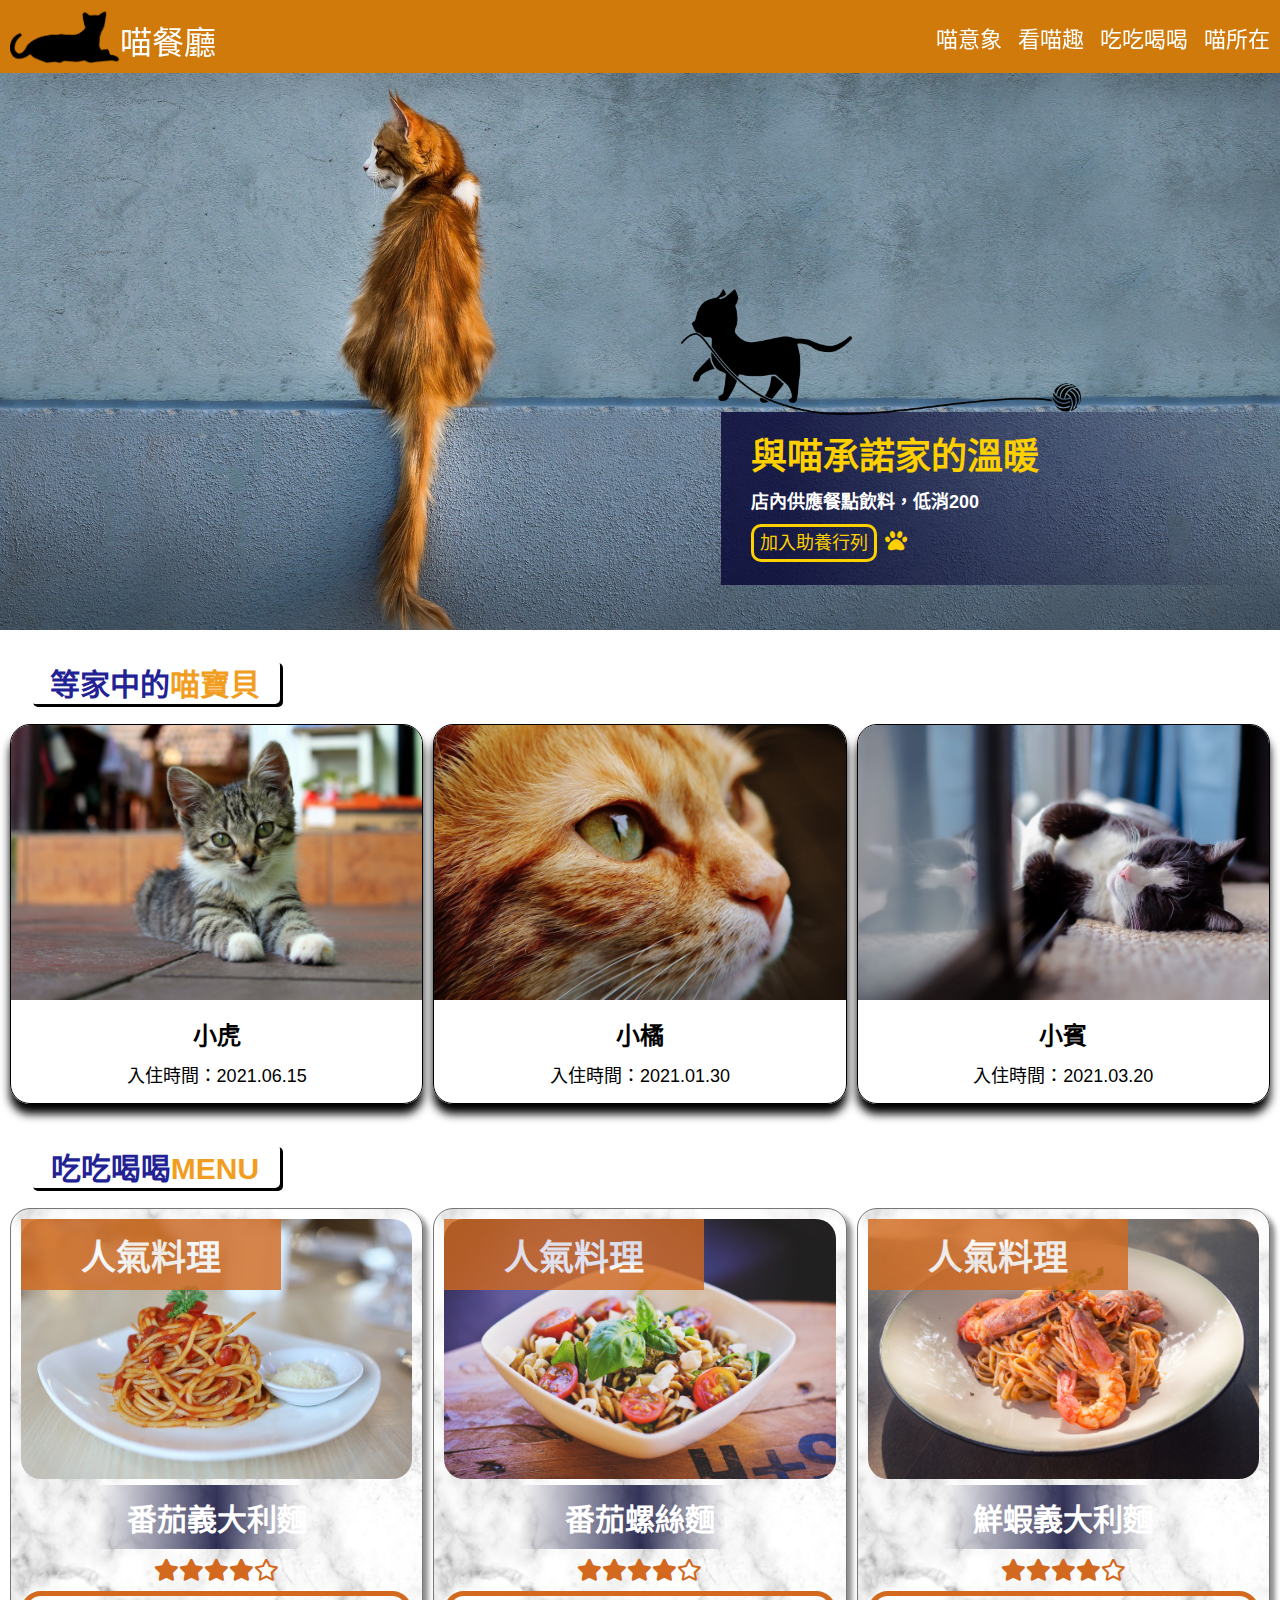
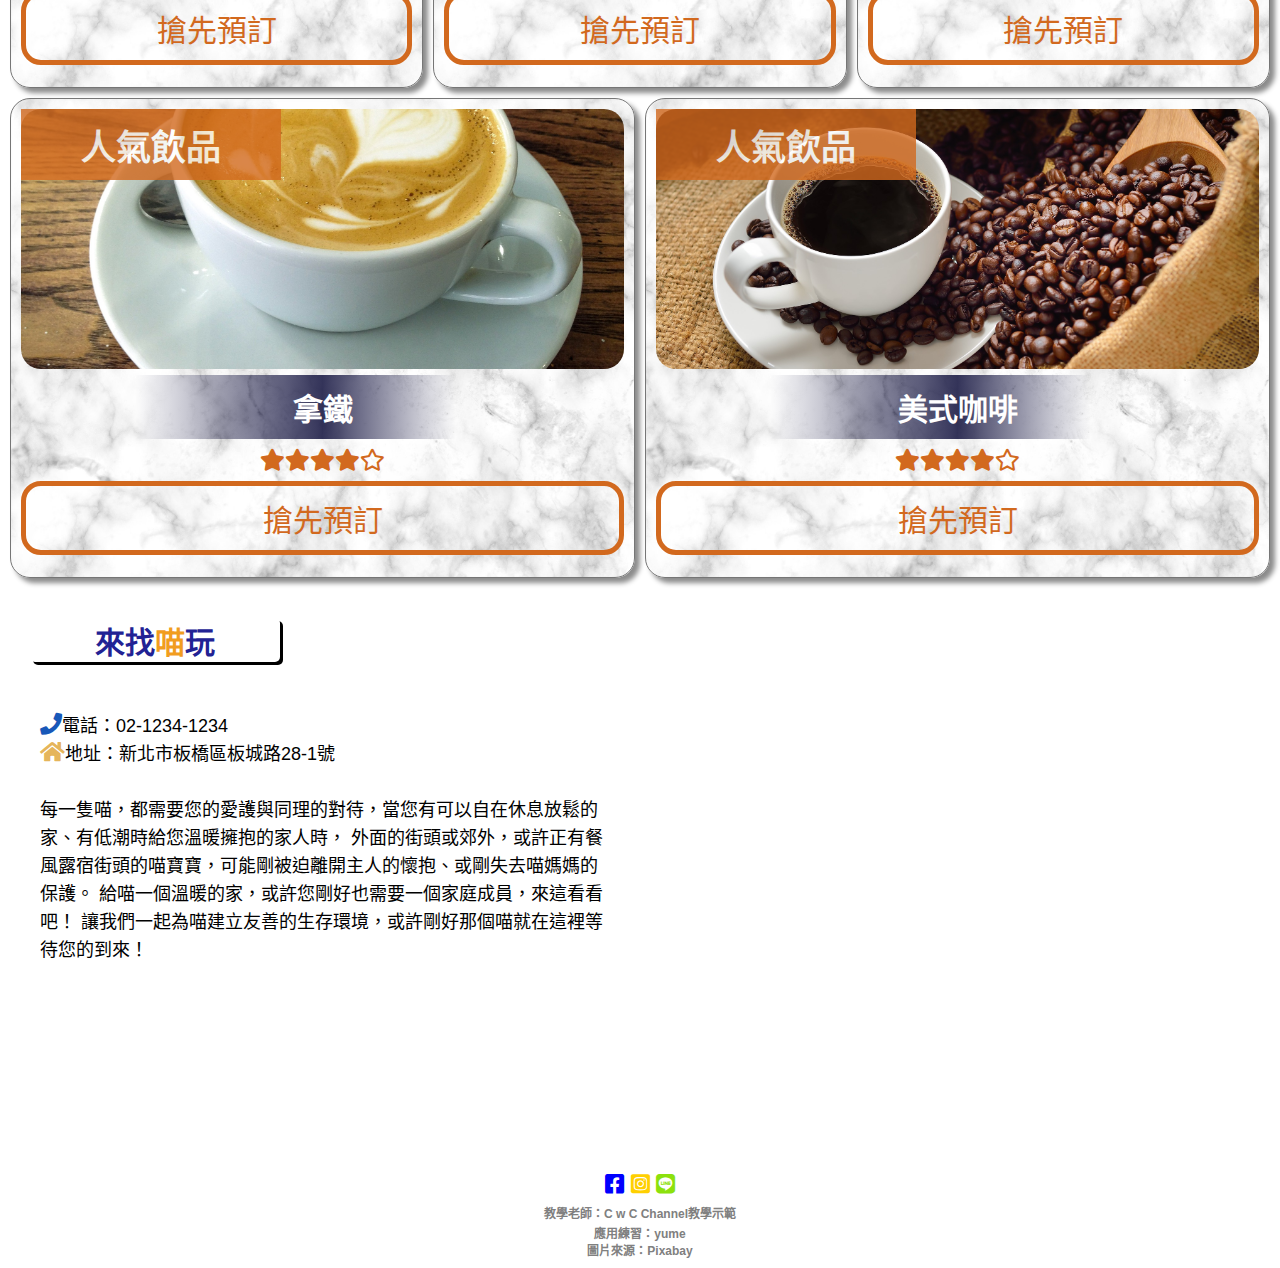
<file: cat/index.html>
<!DOCTYPE html>
<html lang="zh-tw">

<head>
    <meta charset="UTF-8">
    <meta http-equiv="X-UA-Compatible" content="IE=edge">
    <meta name="viewport" content="width=device-width, initial-scale=1.0">
    <title>喵餐廳</title>
    <!-- Font Awesome -->
    <link rel="stylesheet" href="https://cdnjs.cloudflare.com/ajax/libs/font-awesome/5.15.4/css/all.min.css">

    <!-- CSS連結 -->
    <link rel="stylesheet" href="css/catstyle.css">
</head>

<body>
    <!-- 第一區 LOGO與導覽列 -->
    <header>
        <a href="" class="catLogo"><img src="images/catLogo.png">喵餐廳</a>
        <!-- RWD 時的按鈕menu-bar-->
        <div id="menu-bar" class="fas fa-bars"></div>

        <nav class="navbar">
            <a href="#catHome">喵意象</a>
            <a href="#catPhoto">看喵趣</a>
            <a href="#catMenu">吃吃喝喝</a>
            <a href="#catMap">喵所在</a>
        </nav>
    </header>


    <!-- 第二區 頁首home喵意象 -->
    <section class="catHome" id="catHome">
        <div class="content">
            <h3>與喵承諾家的溫暖</h3>
            <p>店內供應餐點飲料，低消200</p>

            <a href="catPaMa.html" class="btn">加入助養行列</a>
            <i id="paw" class="fas fa-paw"></i>
        
        </div>
        <img src="images/catWool.png" alt="喵意象">

    </section>


    <!-- 第三區 貓咪照片 -->
    <section class="catPhoto" id="catPhoto">
        <h1 class="heading">等家中的<span>喵寶貝</span> </h1>
        <div class="box-container">
            <!-- 第一隻貓 -->
            <div class="box">
                <img class="image" src="images/catphoto1-1.jpg" alt="">
                <div class="content">
                    <img src="images/catphoto1-2.jpg" alt="">
                    <h3>小虎</h3>
                    <p>入住時間：2021.06.15</p>
                </div>
            </div>

            <!-- 第二隻貓 -->
            <div class="box">
                <img class="image" src="images/catphoto2-1.jpg" alt="">
                <div class="content">
                    <img src="images/catphoto2-2.jpg" alt="">
                    <h3>小橘</h3>
                    <p>入住時間：2021.01.30</p>
                </div>
            </div>

            <!-- 第三隻貓 -->
            <div class="box">
                <img class="image" src="images/catphoto3-1.jpg" alt="">
                <div class="content">
                    <img src="images/catphoto3-2.jpg" alt="">
                    <h3>小賓</h3>
                    <p>入住時間：2021.03.20</p>
                </div>
            </div>
        </div>
    </section>

    <!-- 第四區 吃喝MENU -->
    <section class="catMenu" id="catMenu">
        <h1 class="heading">吃吃喝喝<span>MENU</span></h1>
        <div class="box-container">
            <!-- 第一個料理 -->
            <div class="box">
                <span class="pasta">人氣料理</span>
                <img src="images/food1.jpg" alt="">
                <h3>番茄義大利麵</h3>
                <div class="stars">
                    <!-- 填滿的星星 -->
                    <i class="fas fa-star"></i>
                    <i class="fas fa-star"></i>
                    <i class="fas fa-star"></i>
                    <i class="fas fa-star"></i>
                    <!-- 空白的星星 -->
                    <i class="far fa-star"></i>
                </div>
                <a href="#" class="btn2">搶先預訂</a>
                <div class="icons">
                    <!-- 喜歡的圖示 -->
                    <a href="" class="fas fa-heart">我喜歡</a>
                    <!-- 分享的圖示 -->
                    <a href="" class="fas fa-share">請分享</a>
                    <!-- 看詳細資料的圖示 -->
                    <a href="" class="fas fa-pepper-hot">選加辣</a>
                </div>
            </div>

            <!-- 第二個料理 -->
            <div class="box">
                <span class="pasta">人氣料理</span>
                <img src="images/food2.jpg" alt="">
                <h3>番茄螺絲麵</h3>
                <div class="stars">
                    <i class="fas fa-star"></i>
                    <i class="fas fa-star"></i>
                    <i class="fas fa-star"></i>
                    <i class="fas fa-star"></i>
                    <i class="far fa-star"></i>
                </div>
                <a href="#" class="btn2">搶先預訂</a>
                <div class="icons">
                    <!-- 喜歡的圖示 -->
                    <a href="" class="fas fa-heart">我喜歡</a>
                    <!-- 分享的圖示 -->
                    <a href="" class="fas fa-share">請分享</a>
                    <!-- 看詳細資料的圖示 -->
                    <a href="" class="fas fa-pepper-hot">選加辣</a>
                </div>
            </div>



            <!-- 第三個料理 -->
            <div class="box">
                <span class="pasta">人氣料理</span>
                <img src="images/food3.jpg" alt="">
                <h3>鮮蝦義大利麵</h3>
                <div class="stars">
                    <i class="fas fa-star"></i>
                    <i class="fas fa-star"></i>
                    <i class="fas fa-star"></i>
                    <i class="fas fa-star"></i>
                    <i class="far fa-star"></i>
                </div>
                <a href="#" class="btn2">搶先預訂</a>
                <div class="icons">
                    <!-- 喜歡的圖示 -->
                    <a href="" class="fas fa-heart">我喜歡</a>
                    <!-- 分享的圖示 -->
                    <a href="" class="fas fa-share">請分享</a>
                    <!-- 看詳細資料的圖示 -->
                    <a href="" class="fas fa-pepper-hot">選加辣</a>
                </div>
            </div>

            <!-- 第四個料理 -->
            <div class="box">
                <span class="coffee">人氣飲品</span>
                <img src="images/coffee1.jpg" alt="">
                <h3>拿鐵</h3>
                <div class="stars">
                    <i class="fas fa-star"></i>
                    <i class="fas fa-star"></i>
                    <i class="fas fa-star"></i>
                    <i class="fas fa-star"></i>
                    <i class="far fa-star"></i>
                </div>
                <a href="#" class="btn2">搶先預訂</a>
                <div class="icons">
                    <!-- 喜歡的圖示 -->
                    <a href="" class="fas fa-heart">我喜歡</a>
                    <!-- 分享的圖示 -->
                    <a href="" class="fas fa-share">請分享</a>
                    <!-- 看詳細資料的圖示 -->
                    <a href="" class="fas fa-dice-d6">要加糖</a>
                </div>
            </div>

            <!-- 第五個料理 -->
            <div class="box">
                <span class="coffee">人氣飲品</span>
                <img src="images/coffee2.jpg" alt="">
                <h3>美式咖啡</h3>
                <div class="stars">
                    <i class="fas fa-star"></i>
                    <i class="fas fa-star"></i>
                    <i class="fas fa-star"></i>
                    <i class="fas fa-star"></i>
                    <i class="far fa-star"></i>
                </div>
                <a href="#" class="btn2">搶先預訂</a>
                <div class="icons">
                    <!-- 喜歡的圖示 -->
                    <a href="" class="fas fa-heart">我喜歡</a>
                    <!-- 分享的圖示 -->
                    <a href="" class="fas fa-share">請分享</a>
                    <!-- 看詳細資料的圖示 -->
                    <a href="" class="fas fa-dice-d6">要加糖</a>
                </div>
            </div>
        </div>

    </section>


    <!-- 第五區 來找喵玩 -->
    <section class="catMap" id="catMap">
        <h1 class="heading">來找<span>喵</span>玩</h1>
        <div class="box-content">
            <div class="box">
                <p><i class="fas fa-phone" style="color:rgb(24, 88, 184)"></i>電話：02-1234-1234<br>
                    <i class="fas fa-home" style="color: rgba(224, 165, 54, 0.836);"></i>地址：新北市板橋區板城路28-1號<br>
                    <br>
                    每一隻喵，都需要您的愛護與同理的對待，當您有可以自在休息放鬆的家、有低潮時給您溫暖擁抱的家人時，
                    外面的街頭或郊外，或許正有餐風露宿街頭的喵寶寶，可能剛被迫離開主人的懷抱、或剛失去喵媽媽的保護。
                    給喵一個溫暖的家，或許您剛好也需要一個家庭成員，來這看看吧！
                    讓我們一起為喵建立友善的生存環境，或許剛好那個喵就在這裡等待您的到來！
                </p>
            </div>
            <div class="box"><iframe
                    src="https://www.google.com/maps/embed?pb=!1m14!1m8!1m3!1d14464.512459609166!2d121.4483022!3d24.9957623!3m2!1i1024!2i768!4f13.1!3m3!1m2!1s0x0%3A0x6d4b927a2eb17556!2z5p2_5qmL5YuV54mp5LmL5a62!5e0!3m2!1szh-TW!2stw!4v1637819585975!5m2!1szh-TW!2stw"
                    width="600" height="450" style="border:0;" allowfullscreen="" loading="lazy"></iframe>
            </div>

        </div>
    </section>

    <!-- 第六區 頁尾footer -->
    <section class="catfooter" id="catfooter">
        <div class="social">
            <a href="#"><i class="fab fa-facebook-square" style="color:blue;"></i></a>
            <a href="#"><i class="fab fa-instagram-square" style="color:rgb(255, 208, 0);"></i></a>
            <a href="#"><i class="fab fa-line" style="color:rgb(140, 225, 13);"></i></a>
        </div>
        <h6 class="credit">教學老師：<a href="http://promooo.info" target="_blank"><span>C w C Channel</span></a>教學示範</h6>
        <h6>應用練習：yume</h6>
        <h6>圖片來源：Pixabay</h6>
    </section>
    </div>
    </section>

    <!-- 回上層 -->
    <a href="#catHome" class="fas fa-angle-up" id="scrollUp"></a>




</body>
<!-- JS連結 -->
<script src="js/catscript.js"></script>


</html>
</file>
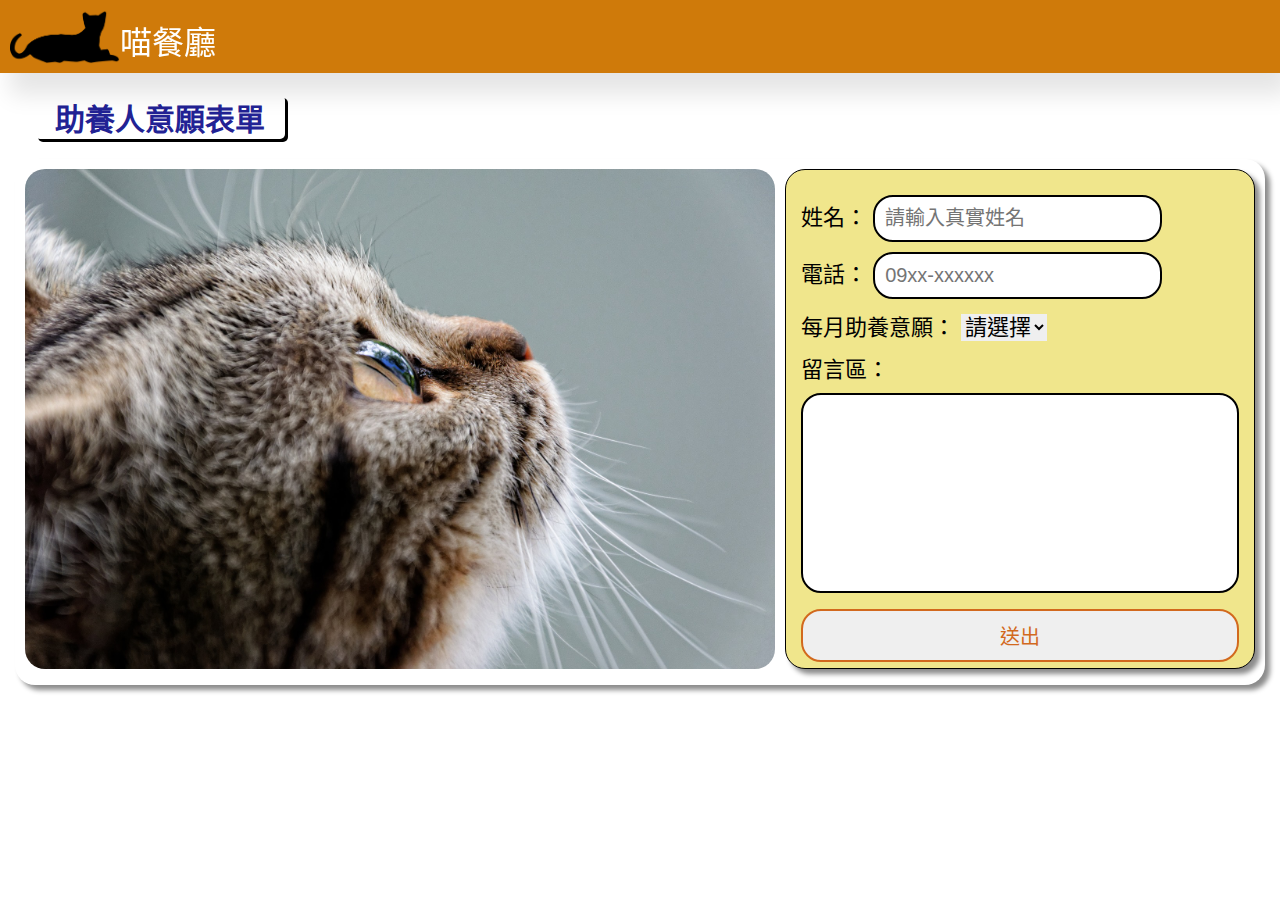
<file: cat/catPaMa.html>
<!DOCTYPE html>
<html lang="zh-tw">

<head>
    <meta charset="UTF-8">
    <meta http-equiv="X-UA-Compatible" content="IE=edge">
    <meta name="viewport" content="width=device-width, initial-scale=1.0">
    <title>喵餐廳</title>
    <!-- Font Awesome -->
    <link rel="stylesheet" href="https://cdnjs.cloudflare.com/ajax/libs/font-awesome/5.15.4/css/all.min.css">

    <!-- CSS連結 -->
    <link rel="stylesheet" href="css/catstyle.css">
</head>

<body>

    <!-- 原第一區 LOGO與導覽列 -->
    <header>
        <a href="index.html" class="catLogo"><img src="images/catLogo.png">喵餐廳</a>
        <!-- RWD 時的按鈕menu-bar-->
        <div id="menu-bar" class="fas fa-bars"></div>

        <nav class="navbar">
            <!-- <a href="#catHome">喵意象</a>            
            <a href="#catPhoto">看喵趣</a>
            <a href="#catMenu">吃吃喝喝</a>
            <a href="#catMap">喵所在</a> -->
        </nav>
    </header>

    <!-- 助養人填寫 -->
    <section class="catPaMa" id="catPaMa">
        <h1 class="heading">助養人意願表單</h1>
        <div class="PaMa">
            <div class="image">
                <img src="images/catPaMa.jpg" alt="">
            </div>
            <div class="formArea">
                <form action="">
                    <div class="inputBox">
                        <label for="">姓名：</label>
                        <input type="text" placeholder="請輸入真實姓名">
                    </div>
                    <div class="inputBox">
                        <label for="">電話：</label>
                        <input type="tel" name="usertelphone" pattern="[0-9]{4}-[0-9]{6}" side="40"
                            placeholder="09xx-xxxxxx">
                    </div>

                    <div class="money">
                        <label for="">每月助養意願：</label>
                        <select name="" id="">
                            <option value="">請選擇</option>
                            <option value="100">100元</option>
                            <option value="300">300元</option>
                            <option value="500">500元</option>
                        </select>
                    </div>
                    <label class="MASSAGE" for="">留言區：</label>
                    <textarea name="" id="" cols="30" rows="10"></textarea>
                    <input type="submit" value="送出" class="btn3">
                </form>
            </div>
        </div>

    </section>
</body>

</html>
</file>
<file: cat/css/catstyle.css>
/* 版面統一設定 */
* {
    margin: 0;
    padding: 0;
    box-sizing: border-box;
    font-family: 'Nunito', sans-serif;
    border: none;
    text-decoration: none;
    transition: 0.3s all linear;
    font-size: 22px;
}


/* 第一區 LOGO與導覽列 */
header {
    font-size: 20px;
    /* ↓把導覽列固定在上方 */
    position: fixed;
    top: 0;
    left: 0;
    right: 0;
    z-index: 100;

    /* ↓用fiex的方式置中 */
    display: flex;
    justify-content: space-between;
    align-items: center;

    padding: 10px;
    background-color: rgb(207, 122, 10);
    box-shadow: 10px 1rem 1rem rgba(0, 0, 0, 0.1);
    /* opacity: 0.9; */
}

header img {
    width: 110px;
    margin-bottom: -10px;
}

header .catLogo {
    font-size: 32px;
    font-weight: normal;
    color: rgb(255, 255, 255);
}

header .navbar a {
    font-size: 22px;
    font-weight: normal;
    color: rgb(255, 255, 255);
    padding-left: 10px;
}

header .navbar a:hover {
    font-size: 25px;
    font-weight: 900;
    color: rgb(207, 122, 10);
    margin-left: 10px;
    transition: 0.6s;
    background-color: honeydew;
    border-radius: 10px;
    padding: 16px 10px 10px 10px;
}

#menu-bar {
    font-size: 25px;
    cursor: pointer;
    color: black;
    border: 1px solid black;
    border-radius: 5px;
    padding: 8px;
    display: none;
}

/* 第二區 頁首home品牌意象 */
section {
    padding: 10px;
}

.catHome {
    /* display: flex;
    flex-wrap: wrap;
    gap:10px; */
    min-height: 630px;
    align-items: center;
    background: url(../images/cat1.jpg)no-repeat;
    background-size: cover;
    /* ↑整個背景圖片要覆蓋後面 */
    background-position: center;
    display: grid;
    grid-template-columns: 1fr 1fr 1fr 1fr 1fr;
    grid-template-rows: 1fr 1fr 1fr;
}

.catHome .content {
    grid-column: 4/6;
    grid-row: 3/4;
    margin-top: -40px;
    margin-left: -45px;
    /* position: flex; */
    /* top: 420px;
    left: 650px; */
    padding: 15px 0 30px 30px;
    background: rgb(9, 9, 55);
    background: linear-gradient(90deg, rgba(9, 9, 55, 0.8407563709077381) 11%, rgba(19, 32, 29, 0.02843144093574934) 100%, rgba(3, 2, 3, 0.529832001159839) 100%);
}

.catHome .content h3 {
    font-size: 36px;
    color: rgb(255, 208, 0);
}

.catHome .content p {
    font-size: 18px;
    color: white;
    padding: 8px 0 15px 0;
    font-weight: bold;
}

.btn {
    padding: 6px;
    border: 3px solid rgb(255, 208, 0);
    color: rgb(255, 208, 0);
    font-size: 18px;
    border-radius: 10px;
    z-index: 0;
}

.btn:hover {
    background-color: chocolate;
    color: white;
    /* inset是一種動畫效果 */
    box-shadow: inset 200px 0 0 0 chocolate;
    transition: 1s all;
}

#paw {
    font-size: 22px;
    margin: 2px;
    color: rgb(255, 208, 0);
    animation: pawShow 1s infinite;
    li
}

@keyframes pawShow {
    0% {
        transform: scale(300%);
    }

    50% {
        transform: scale(50%);
    }

    100% {
        transform: scale(300%);
    }
}




.catHome img {
    width: 400px;
    /* position: absolute;
    top: 250px;
    left: 700px; */
    margin-left: -85px;
    margin-bottom: -75px;
    grid-column: 4/6;
    grid-row: 2/3;
    animation: catMoveing 2s linear infinite;
}

@keyframes catMoveing {
    0% {
        transform: translateY(0rem);
    }

    50% {
        transform: translateY(0.5rem);
    }

    100% {
        transform: translateX(0rem);
    }
}






/* 第三區 貓咪照片 */

.catPhoto .box-container {
    display: flex;
    flex-wrap: wrap;
    gap: 10px;


}

.catPhoto .box-container .box {
    flex: 1 1 300px;
    position: relative;
    overflow: hidden;
    box-shadow: 0 10px 10px black;
    border: 1px solid black;
    cursor: pointer;
    border-radius: 20px;
    height: 380px;

}

.catPhoto .box-container .box .image {
    height: 100%;
    width: 100%;
    object-fit: cover;
    position: absolute;
    top: 0;
    left: -100%;
}

.catPhoto .box-container .box .content {
    text-align: center;
    background-color: rgb(255, 255, 255);
    padding: 0;
    height: 275px;
    background-color: rgb(255, 208, 0);
}

.catPhoto .box-container .box .content img {
    height: 285px;
    margin: -10px -10px 10px -10px;
}

.catPhoto .box-container .box .content h3 {
    font-size: 24px;
}

.catPhoto .box-container .box .content p {
    font-size: 18px;
    margin: 10px;

}

.catPhoto .box-container .box:hover .image {
    left: 0%;
}

.catPhoto .box-container .box:hover .content {
    transform: translateY(-200%);
}



/* 第四區 吃喝MENU */
.heading {
    color: rgb(34, 34, 148);
    margin: 20px;
    text-align: center;
    font-size: 30px;
    /* border: 1px solid black; */
    width: 250px;
    border-radius: 5px;
    box-shadow: 3px 3px black;
}

.heading span {
    color: rgb(241, 157, 31);
    font-size: 30px;
}

.catMenu .box-container {
    display: flex;
    flex-wrap: wrap;
    gap: 10px;

}

.catMenu .box-container .box {
    flex: 1 1 350px;
    padding: 10px;
    box-shadow: 5px 5px 5px rgb(140, 140, 140);
    border: 1px solid rgb(118, 118, 118);
    background: url(../images/background2.jpg) no-repeat;
    background-size: cover;
    border-radius: 20px;
    padding-bottom: 30px;
    height: 480px;
    width: 400px;
}

.catMenu .box-container .box img {
    height: 260px;
    object-fit: cover;
    width: 100%;
    border-radius: 20px;
    z-index: 1;
}

.catMenu .box-container .box .pasta {
    font-weight: bold;
    font-size: 35px;
    color: rgb(255, 255, 255);
    background: chocolate;
    padding: 10px 60px 10px 60px;
    opacity: 0.8;
    position: absolute;
    /* 設定absolute會貼齊到照片上 */
}

.catMenu .box-container .box .coffee {
    font-weight: bold;
    font-size: 35px;
    color: rgb(255, 255, 255);
    background: chocolate;
    padding: 10px 60px 10px 60px;
    opacity: 0.8;
    position: absolute;
    /* 設定absolute會貼齊到照片上 */
}



.catMenu .box-container .box h3 {
    color: rgb(255, 255, 255);
    font-size: 30px;
    padding: 10px 40px 10px 40px;
    text-align: center;
    background: rgb(9, 9, 55);
    background: rgb(9, 9, 55);
    background: linear-gradient(90deg, rgba(9, 9, 55, 0) 19%, rgba(9, 9, 55, 0.8211485277704832) 50%, rgba(3, 2, 3, 0) 72%);
}

.catMenu .box-container .stars {
    color: chocolate;
    font-size: 20px;
    padding: 10px 10px 10px 10px;
    /* ↓把星星置中 */
    display: flex;
    justify-content: center;
    align-items: center;
}

.catMenu .box-container .box .btn2 {
    font-size: 30px;
    padding: 10px;
    border-radius: 20px;
    color: chocolate;
    /* ↓把按鈕置中 */
    display: flex;
    justify-content: center;
    align-items: center;
    border: 5px solid chocolate;
}

.catMenu .box-container .box .btn2:hover {
    background-color: chocolate;
    color: white;
    /* ↓內部陰影 */
    box-shadow: inset 400px 0 0 0 chocolate;
    transition: 1s all;
}

.catMenu .box-container .box .icons {
    /* 變成直排式排列 */
    display: flex;
    flex-flow: column;

    color: rgb(9, 152, 152);
    position: relative;
    top: -65%;
    left: -1300%;
    transform: translate(-50%, -50%);
    transition: 0.1s;
    z-index: 1;
}

.catMenu .box-container .box:hover .icons {
    left: 122%;
    opacity: 1;
}

/* 加星星邊框 */
.catMenu .box-container .box .icons a {
    padding: 10px;
    width: 110px;
    line-height: 10px;
    font-size: 18px;
    letter-spacing: 2px;
    border: 2px solid chocolate;
    border-radius: 10px;
    background-color: white;
    color: rgb(9, 152, 152);
    margin-top: 5px;
    opacity: 0.9;
}

.catMenu .box-container .box .icons a:hover {
    background-color: rgb(255, 208, 0);
    opacity: 1;
}



/* 第五區 來找喵玩 */
.catMap .box-content {
    display: flex;
    flex-wrap: wrap;
    gap: 10px;
}

.catMap .box-content .box {
    flex: 1 1 350px;
    display: flex;
    padding: 10px;
    /* position: relative;
    justify-content:start; 
    align-items:center; */
}

.catMap .box-content .box p {
    font-size: 18px;
    margin: 20px;
    line-height: 28px;
}



/* 第六區 頁尾footer */
.catfooter {
    background: rgb(255, 255, 255);
    text-align: center;
}

.catfooter h6 {
    font-size: 12px;
    color: gray;
}

.catfooter h6 span {
    font-size: 12px;
    color: gray;
}

/* 回頁面最上層按鈕 */
#scrollUp {
    position: fixed;
    /* top:80%; */
    top: -120%;
    right: 20px;
    padding: 10px;
    font-size: 25px;
    background: chocolate;
    color: white;
    border-radius: 10px;
    opacity: 0.8;
    transition: 1s linear;
}

/* #scrollUp.active 沒有空格 */
#scrollUp.active {
    top: 80%;
}







/* 第二頁 catPaMa 助養意願 */
.catPaMa {
    margin-top: 60px;
    padding: 15px;
    display: block;
}

.catPaMa .PaMa {
    padding: 10px;
    box-shadow: 5px 5px 5px rgb(140, 140, 140);
    background: white;
    display: flex;
    flex-wrap: wrap;
    gap: 10px;
    border-radius: 20px;
}


.catPaMa .image img {
    flex: 1 1 10px;
    height: 500px;
    /* width:400px; */
    object-fit: cover;
    border-radius: 20px;
}

.catPaMa .formArea {
    border: 1px solid;
    box-shadow: 5px 5px 5px rgb(140, 140, 140);
    padding: 15px;
    background-color: khaki;
    display: flex;
    flex-wrap: wrap;
    gap: 10px;
    flex: 1 1 10px;
    /* width: 400px; */
    height: 500px;
    border-radius: 20px;
}

.catPaMa .formArea form .inputBox input, .catPaMa .formArea form textarea {
    margin-top: 10px;
    padding: 10px;
    font-size: 20px;
    color: black;
    text-transform: none;
    border: 2px solid black;
    border-radius: 20px;
}

.catPaMa .formArea form .money {
    position: relative;
    margin-top: 10px;
    margin-bottom: 10px;
}

.catPaMa .formArea form .money option {
    color: blue;
}

.catPaMa .formArea form textarea {
    position: relative;
    width: 100%;
    resize: none;
    height: 200px;
}

.catPaMa .formArea form .btn3 {
    position: relative;
    font-size: 20px;
    padding: 10px;
    margin-top: 10px;
    width: 100%;
    border-radius: 20px;
    color: chocolate;
    display: flex;
    justify-content: center;
    align-items: center;
    border: 2px solid chocolate;
}

.catPaMa .formArea form .btn3:hover {
    background-color: chocolate;
    color: white;
    box-shadow: inset 400px 0 0 0 chocolate;
    transition: 1s all;
}



/* RWD手機版 */
@media(max-width:600px) {

    /* RWD手機版  第一區 */
    #menu-bar {
        display: initial;
        position: absolute;
        right: 10px;
        top: 20px;
    }

    header .navbar {
        position: absolute;
        top: 80px;
        left: 0;
        right: 0;
        background-color: rgb(255, 208, 0);
        border-top: 3px solid gray;
        /* 隱藏下拉選單 */
        clip-path: polygon(0 0, 100% 0, 100% 0, 0 0);
    }

    header .navbar a {
        /* 疊起來 */
        display: block;
        font-size: 22px;
        font-weight: normal;
        color: rgb(20, 80, 80);
        margin: 10px;
        padding: 6px;
        border-left: 3px solid gray;
        background-color: white;
    }

    /* 當按下圖示後會呈現的動作，active用JS控制 */
    /* .navbar.active中間不能有空格 */
    header .navbar.active {
        clip-path: polygon(0 0, 100% 0, 100% 100%, 0 100%);
        padding: 10px;
    }

    /* RWD手機版  第二區 */
    .catHome .content h3 {
        font-size: 30px;
        color: rgb(255, 208, 0);
    }

    .catHome .content p {
        font-size: 14px;
        color: white;
        padding: 8px 0 15px 0;
        font-weight: bold;
    }

    .btn {
        padding: 6px;
        border: 3px solid rgb(255, 208, 0);
        color: rgb(255, 208, 0);
        font-size: 14px;
        border-radius: 10px;
        z-index: 0;
    }

    .catHome img {
        width: 240px;
    }

    .catHome {
        align-items: center;
        background: url(../images/cat1.jpg)no-repeat;
        background-size: cover;
        /* ↑整個背景圖片要覆蓋後面 */
        background-position:-230px;

    }

    .catHome .content {
        grid-column: 4/6;
        grid-row: 1/3;
        margin-top: -25px;
        margin-left: -45px;
        /* position: flex; */
        /* top: 420px;
        left: 650px; */
        padding: 20px 0 30px 30px;
        background: rgb(9, 9, 55);
        background: linear-gradient(90deg, rgba(9, 9, 55, 0.8407563709077381) 11%, rgba(19, 32, 29, 0.02843144093574934) 100%, rgba(3, 2, 3, 0.529832001159839) 100%);
    }

    /* RWD手機版  第六區 */
    .catMap .box-content .box iframe {
        width: 100%
    }

    /* RWD助養區 */
    .catPaMa .image img {
        width: 100%;
    }

    .catPaMa .formArea {
        width: 100%;
    }


}
</file>
